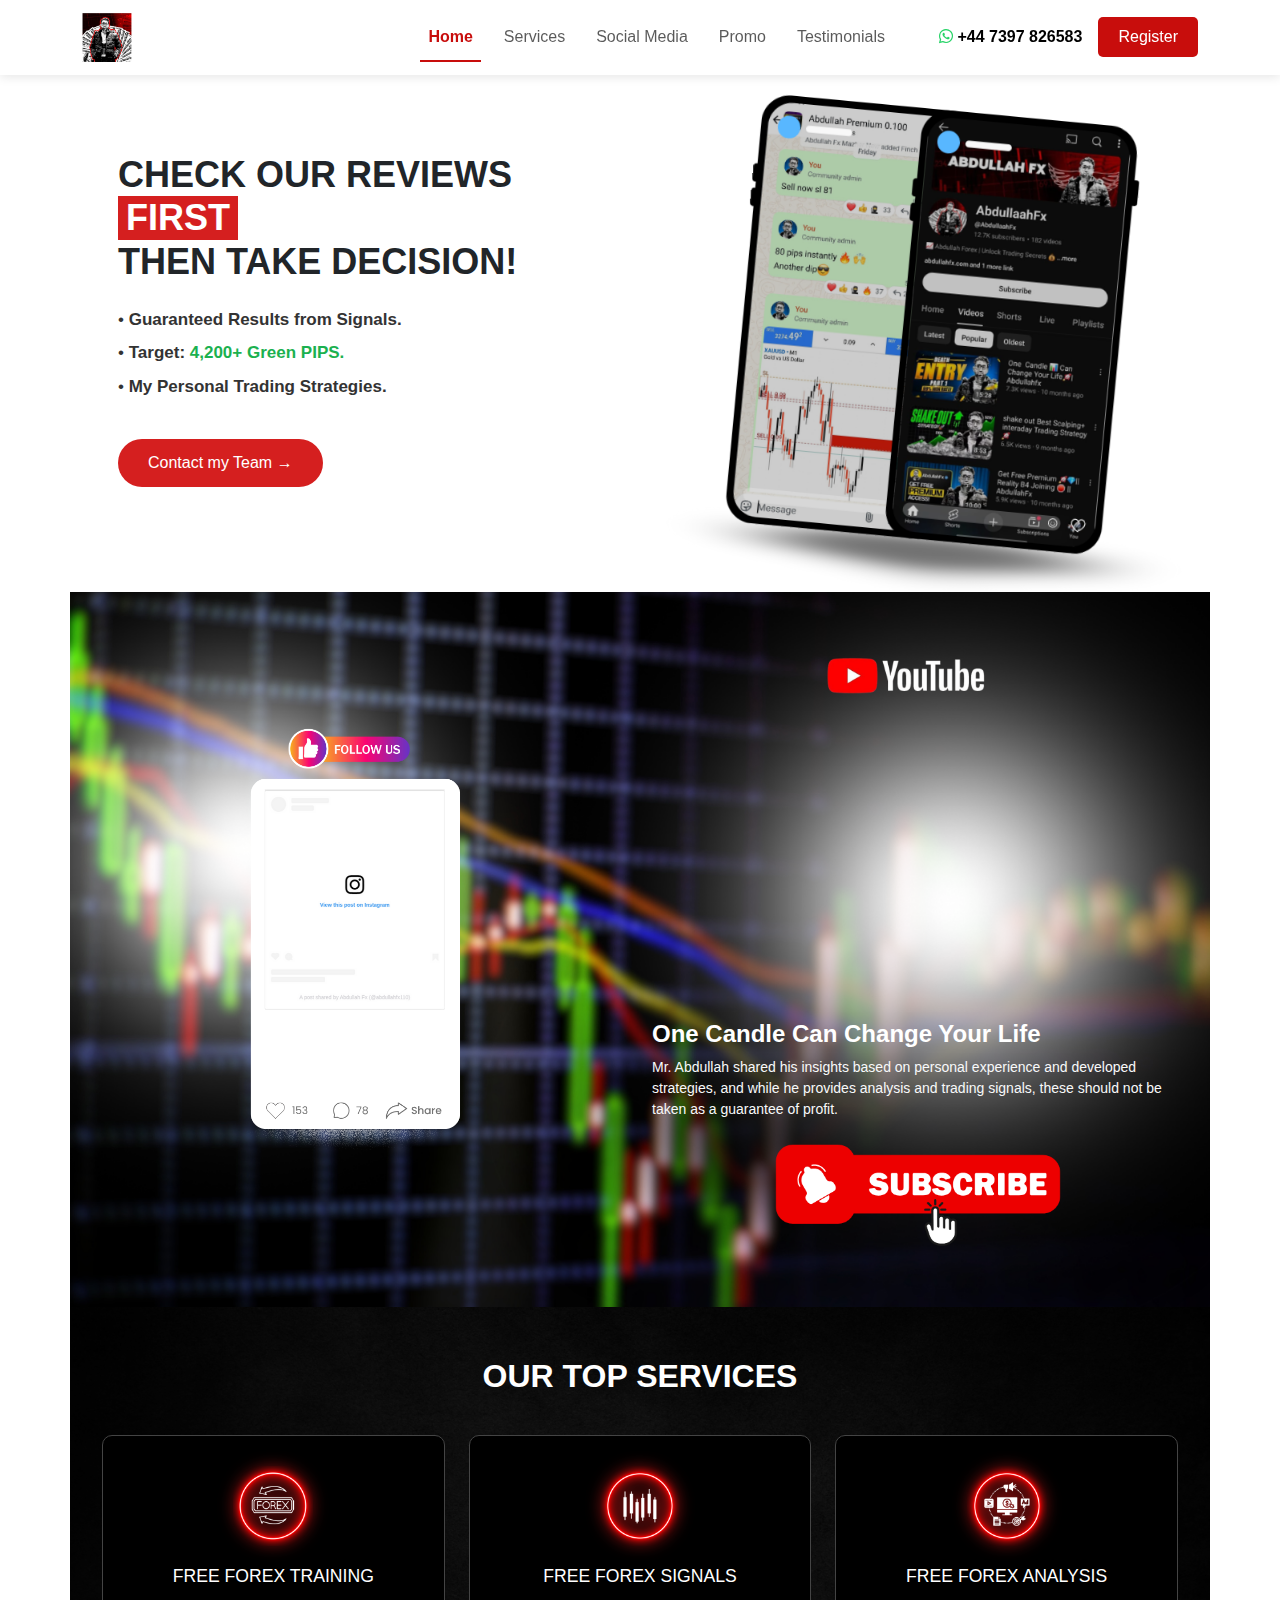
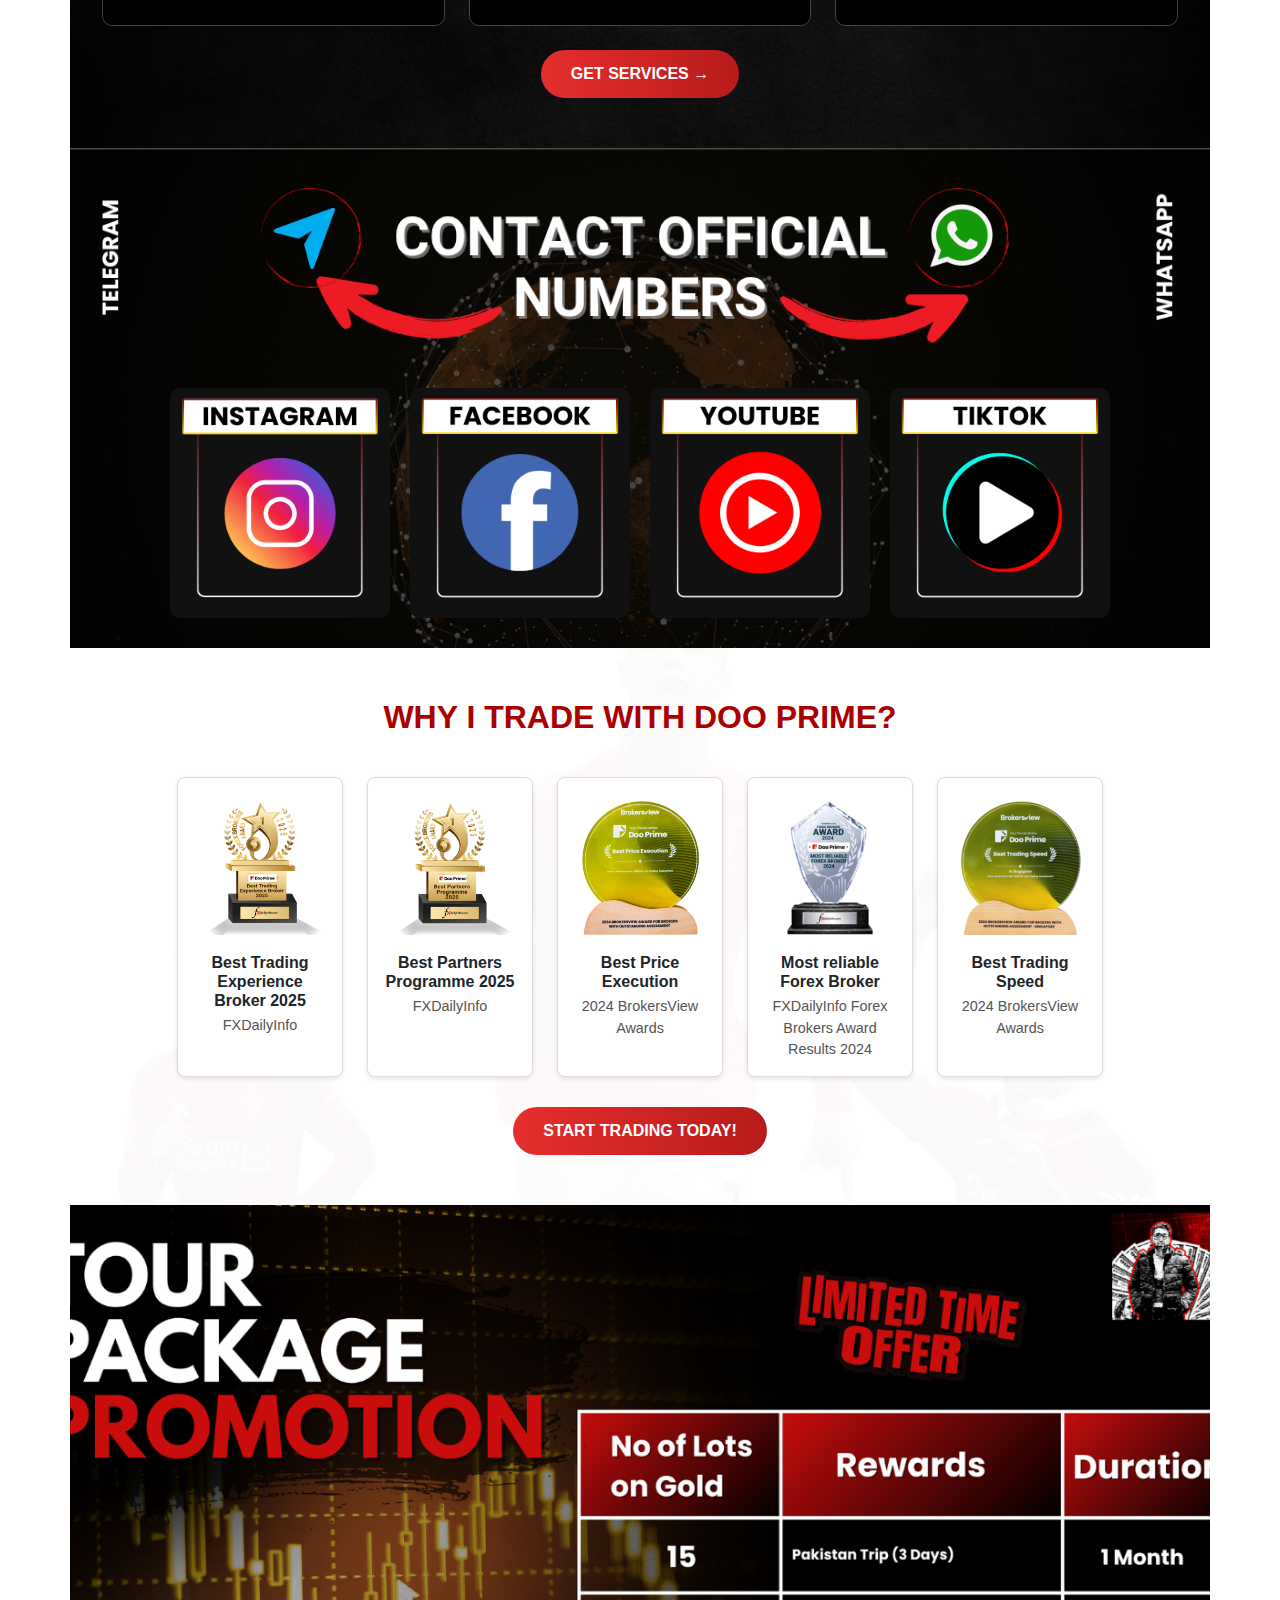
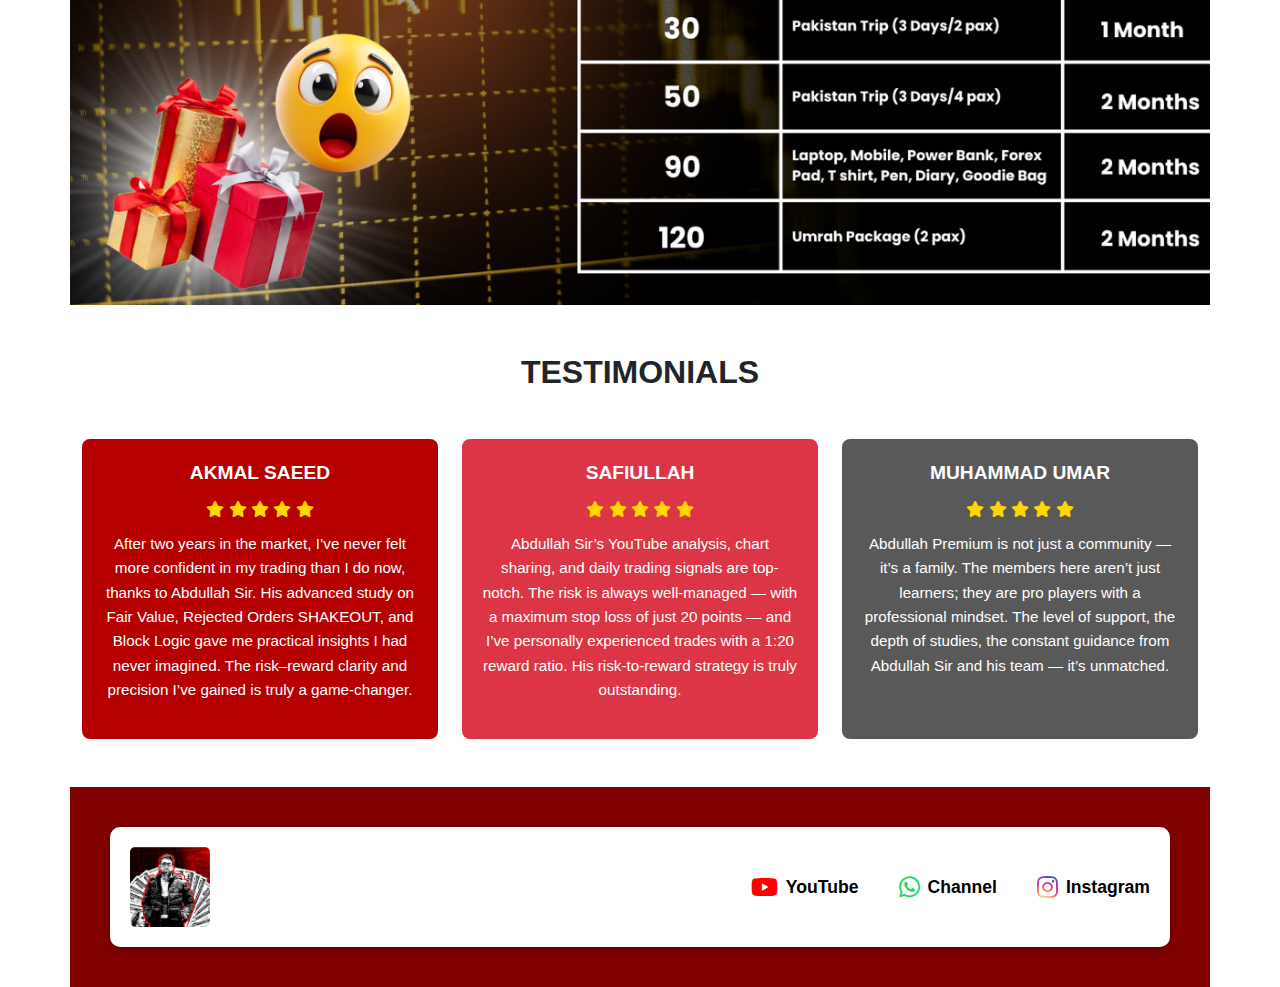
<file: back-up/index.html>
<!DOCTYPE html>
<html lang="en">
<head>
    <meta charset="UTF-8">
    <meta name="viewport" content="width=device-width, initial-scale=1.0">
    <title>Abdullah FX - Forex Training & Analysis in Pakistan</title>
    <link rel="icon" href="image/logo.png" type="image/png">
    <link rel="apple-touch-icon" href="image/logo.png">
    <link href="bootstrap.min.css" rel="stylesheet">
    <link rel="stylesheet" href="https://cdnjs.cloudflare.com/ajax/libs/font-awesome/6.4.0/css/all.min.css">
    <link rel="stylesheet" href="style.css">
    <meta property="og:image" content="image/logo.png">
    <meta name="twitter:image" content="image/logo.png">
</head>
<body>
    <nav class="navbar navbar-expand-lg">
    <div class="container">
        <a class="navbar-brand" href="#"><img src="image/logo.png" width="50"></a>
        <button class="navbar-toggler" type="button" data-bs-toggle="collapse" data-bs-target="#navbarNav">
            <span class="navbar-toggler-icon"></span>
        </button>
        <div class="collapse navbar-collapse" id="navbarNav">
            <ul class="navbar-nav ms-auto">
                <li class="nav-item">
                    <button class="nav-link" onclick="scrollToSection('home')">Home</button>
                </li>
                <li class="nav-item">
                    <button class="nav-link" onclick="scrollToSection('services')">Services</button>
                </li>
                <li class="nav-item">
                    <button class="nav-link" onclick="scrollToSection('social-media')">Social Media</button>
                </li>
                <li class="nav-item">
                    <button class="nav-link" onclick="scrollToSection('promo')">Promo</button>
                </li>
                <li class="nav-item">
                    <button class="nav-link" onclick="scrollToSection('testimonials')">Testimonials</button>
                </li>
            </ul>
            <div class="d-flex align-items-center ms-3">
                <a href="#" class="nav-link"><span class="contact-number"><i class="fab fa-whatsapp"></i> +44 7397 826583</span></a>
                <a href="#" class="register-btn nav-link ms-3">Register</a>
            </div>
        </div>
    </div>
</nav>
<section class="custom-section pt-5" id="home">
  <div class="container">
    <div class="row align-items-center">
      
      <!-- Left Text -->
      <div class="col-md-6 ps-5">
        <h2 class="fw-bold" style="font-size: 36px;">
          CHECK OUR REVIEWS <span class="highlight-box">FIRST</span><br>
          THEN TAKE DECISION!
        </h2>

        <ul class="mt-4" style="list-style: none; padding-left: 0; font-size: 17px; color: #333;">
          <li class="mb-2">• <span style="font-weight: 600;">Guaranteed <span style="font-weight: 700;">Results</span> from Signals.</span></li>
          <li class="mb-2">• <span style="font-weight: 600;">Target: <span class="green-text">4,200+ Green PIPS.</span></span></li>
          <li>• <span style="font-weight: 600;">My Personal Trading <span style="font-weight: 700;">Strategies</span>.</span></li>
        </ul>

        <button class="custom-btn mt-4">Contact my Team →</button>
      </div>

      <!-- Right Image -->
      <div class="col-md-6 text-center mt-4 mt-md-0">
        <img src="image/mobile.png" alt="Mobile Screenshot" class="mobile-img">
      </div>

    </div>
  </div>
</section>
    <section class="" id="social-media">
  <div class="container social-section">
    <div class="row align-items-center">
      <!-- Instagram Card -->
      <div class="col-md-6 text-center mb-4 mb-md-0">
        <div class="instagram-card">
          <div class="insta-post">
            <img src="image/insta-mobile.png" alt="Instagram Post" class="img-fluid" />
            <div class="insta-footer d-flex justify-content-around mt-3">
            </div>
          </div>
        </div>
      </div>

      <!-- YouTube Card -->
      <div class="col-md-6 text-center text-md-start pe-5">
        <div class="youtube-card">
          <div class="d-flex justify-content-center align-items-center mb-2">
            <img src="image/yt-icon.png" alt="YouTube" style="height: 50px; margin-right: 10px;" />
          </div>
          <div class="video-thumbnail mb-3">
            <div class="ratio ratio-16x9">
                <iframe width="560" height="315" src="https://www.youtube.com/embed/zvNX0QAi0F8?si=z5UezIDLmsa3oO0D" title="YouTube video player" frameborder="0" allow="accelerometer; autoplay; clipboard-write; encrypted-media; gyroscope; picture-in-picture; web-share" referrerpolicy="strict-origin-when-cross-origin" allowfullscreen></iframe>
            </div>
            </div>

          <h4 class="text-white fw-bold">One Candle Can Change Your Life</h4>
          <p class="text-light small">
            Mr. Abdullah shared his insights based on personal experience and developed strategies, and while he
            provides analysis and trading signals, these should not be taken as a guarantee of profit.
          </p>
          <div class="d-flex justify-content-center w-100">
              <a href="https://www.youtube.com/@AbdullaahFx" target="_blank">
                <img src="image/subs.png" width="300">
              </a>
          </div>
        </div>
      </div>
    </div>
  </div>
</section>
  <section class="services-section container" id="services">
    <h2>OUR TOP SERVICES</h2>
    <div class="container">
      <div class="row g-4">
        <div class="col-md-4">
          <div class="service-box">
            <img src="image/free-forex-training.png" alt="Free Forex Training">
            <h5>FREE FOREX TRAINING</h5>
          </div>
        </div>
        <div class="col-md-4">
          <div class="service-box">
            <img src="image/free-forex-signals.png" alt="Free Forex Signals">
            <h5>FREE FOREX SIGNALS</h5>
          </div>
        </div>
        <div class="col-md-4">
          <div class="service-box">
            <img src="image/free-forex-analysis.png" alt="Free Forex Analysis">
            <h5>FREE FOREX ANALYSIS</h5>
          </div>
        </div>
      </div>
      <button class="btn btn-custom mt-4">Get Services →</button>
    </div>
  </section>
<section class="contact-section container">
  <div class="container">

    <!-- Top Icons -->
    <div class="main-icons">
      <div class="icon-box" onclick="window.location.href=''">
        <img src="image/tele.png" alt="Telegram" class="tele">
      </div>
      <div class="icon-box" onclick="window.location.href=''">
        <img src="image/whastapp.png" alt="WhatsApp" class="whatsapp">
      </div>
    </div>

    <!-- Social Media Icons -->
    <div class="social-icons">
      <div class="icon-card" onclick="window.location.href=''">
        <img src="image/insta.png" alt="Instagram">
      </div>
      <div class="icon-card" onclick="window.location.href=''">
        <img src="image/face.png" alt="Facebook">
      </div>
      <div class="icon-card" onclick="window.location.href=''">
        <img src="image/you.png" alt="YouTube">
      </div>
      <div class="icon-card" onclick="window.location.href=''">
        <img src="image/tik.png" alt="Tiktok">
      </div>
    </div>

  </div>
</section>
  <section class="why-trade-section">
    <div class="container">
      <h2>WHY I TRADE WITH DOO PRIME?</h2>
      <div class="row d-flex justify-content-center">
        <div class="col-md-2 col-6">
          <div class="award-card">
            <img src="image/award-1.png" alt="Award 1">
            <h5>Best Trading Experience Broker 2025</h5>
            <p>FXDailyInfo</p>
          </div>
        </div>
        <div class="col-md-2 col-6">
          <div class="award-card">
            <img src="image/award-2.png" alt="Award 2">
            <h5>Best Partners Programme 2025</h5>
            <p>FXDailyInfo</p>
          </div>
        </div>
        <div class="col-md-2 col-6">
          <div class="award-card">
            <img src="image/award-3.png" alt="Award 3">
            <h5>Best Price Execution</h5>
            <p>2024 BrokersView Awards</p>
          </div>
        </div>
        <div class="col-md-2 col-6">
          <div class="award-card">
            <img src="image/award-4.png" alt="Award 4">
            <h5>Most reliable Forex Broker</h5>
            <p>FXDailyInfo Forex Brokers Award Results 2024</p>
          </div>
        </div>
        <div class="col-md-2 col-6">
          <div class="award-card">
            <img src="image/award-5.png" alt="Award 5">
            <h5>Best Trading Speed</h5>
            <p>2024 BrokersView Awards</p>
          </div>
        </div>
      </div>
      <button class="btn btn-custom">Start Trading Today!</button>
    </div>
  </section>
  <section id="promo">
    <div class="container our-tour-package">
    </div>
  </section>
<section class="container py-5 text-center" id="testimonials">
  <h2 class="fw-bold mb-5">TESTIMONIALS</h2>
  <div class="row g-4">
    
    <!-- Akmal Saeed -->
    <div class="col-md-4">
      <div class="testimonial-card bg-red">
        <div class="testimonial-title">AKMAL SAEED</div>
        <div class="testimonial-stars">
          <i class="fas fa-star"></i>
          <i class="fas fa-star"></i>
          <i class="fas fa-star"></i>
          <i class="fas fa-star"></i>
          <i class="fas fa-star"></i>
        </div>
        <div class="testimonial-text">
          After two years in the market, I’ve never felt more confident in my trading than I do now, thanks to Abdullah Sir. 
          His advanced study on Fair Value, Rejected Orders SHAKEOUT, and Block Logic gave me practical insights I had never imagined. 
          The risk–reward clarity and precision I’ve gained is truly a game-changer.
        </div>
      </div>
    </div>
    
    <!-- Safiullah -->
    <div class="col-md-4">
      <div class="testimonial-card bg-danger">
        <div class="testimonial-title">SAFIULLAH</div>
        <div class="testimonial-stars">
          <i class="fas fa-star"></i>
          <i class="fas fa-star"></i>
          <i class="fas fa-star"></i>
          <i class="fas fa-star"></i>
          <i class="fas fa-star"></i>
        </div>
        <div class="testimonial-text">
          Abdullah Sir’s YouTube analysis, chart sharing, and daily trading signals are top-notch. The risk is always well-managed — 
          with a maximum stop loss of just 20 points — and I’ve personally experienced trades with a 1:20 reward ratio. 
          His risk-to-reward strategy is truly outstanding.
        </div>
      </div>
    </div>
    
    <!-- Muhammad Umar -->
    <div class="col-md-4">
      <div class="testimonial-card bg-dark-grey">
        <div class="testimonial-title">MUHAMMAD UMAR</div>
        <div class="testimonial-stars">
          <i class="fas fa-star"></i>
          <i class="fas fa-star"></i>
          <i class="fas fa-star"></i>
          <i class="fas fa-star"></i>
          <i class="fas fa-star"></i>
        </div>
        <div class="testimonial-text">
          Abdullah Premium is not just a community — it’s a family. 
          The members here aren’t just learners; they are pro players with a professional mindset. 
          The level of support, the depth of studies, the constant guidance from Abdullah Sir and his team — it’s unmatched.
        </div>
      </div>
    </div>
    
  </div>
</section>
<section class="social-section-footer container">
    <div class="social-card-footer">
      <!-- Profile Image -->
      <img src="image/logo.png" alt="Profile" class="profile-img">

      <!-- Links -->
      <div class="social-links-footer">
        <a href="#"><i class="fab fa-youtube"></i> YouTube</a>
        <a href="#"><i class="fab fa-whatsapp"></i> Channel</a>
        <a href="#"><i class="fab fa-instagram"></i> Instagram</a>
      </div>
  </div>
</section>
    <script src="bootstrap.bundle.min.js"></script>
</body>
</html>
<script>
// Smooth scroll function for buttons
function scrollToSection(sectionId) {
    const section = document.getElementById(sectionId);
    if (section) {
        const navbarHeight = document.querySelector('.navbar').offsetHeight;
        const targetPosition = section.offsetTop - navbarHeight;
        
        window.scrollTo({
            top: targetPosition,
            behavior: 'smooth'
        });
        
        // Update active class after scrolling
        setTimeout(() => {
            updateActiveNav();
        }, 500);
    }
}

// Update active nav link based on scroll position
function updateActiveNav() {
    const sections = document.querySelectorAll('section');
    const navLinks = document.querySelectorAll('.nav-link');
    const scrollPosition = window.scrollY + document.querySelector('.navbar').offsetHeight;
    
    sections.forEach(section => {
        const sectionTop = section.offsetTop;
        const sectionHeight = section.offsetHeight;
        const sectionId = section.getAttribute('id');
        
        if (scrollPosition >= sectionTop && scrollPosition < sectionTop + sectionHeight) {
            navLinks.forEach(link => {
                link.classList.remove('active');
                if (link.getAttribute('onclick')?.includes(sectionId) || 
                    link.getAttribute('href') === `#${sectionId}`) {
                    link.classList.add('active');
                }
            });
        }
    });
}

// Initialize active nav on page load
document.addEventListener('DOMContentLoaded', function() {
    updateActiveNav();
    
    // For regular anchor links
    document.querySelectorAll('a[href^="#"]').forEach(anchor => {
        anchor.addEventListener('click', function(e) {
            e.preventDefault();
            const targetId = this.getAttribute('href');
            scrollToSection(targetId.replace('#', ''));
        });
    });
    
    // For scroll events
    window.addEventListener('scroll', function() {
        updateActiveNav();
    });
});
</script>
</file>
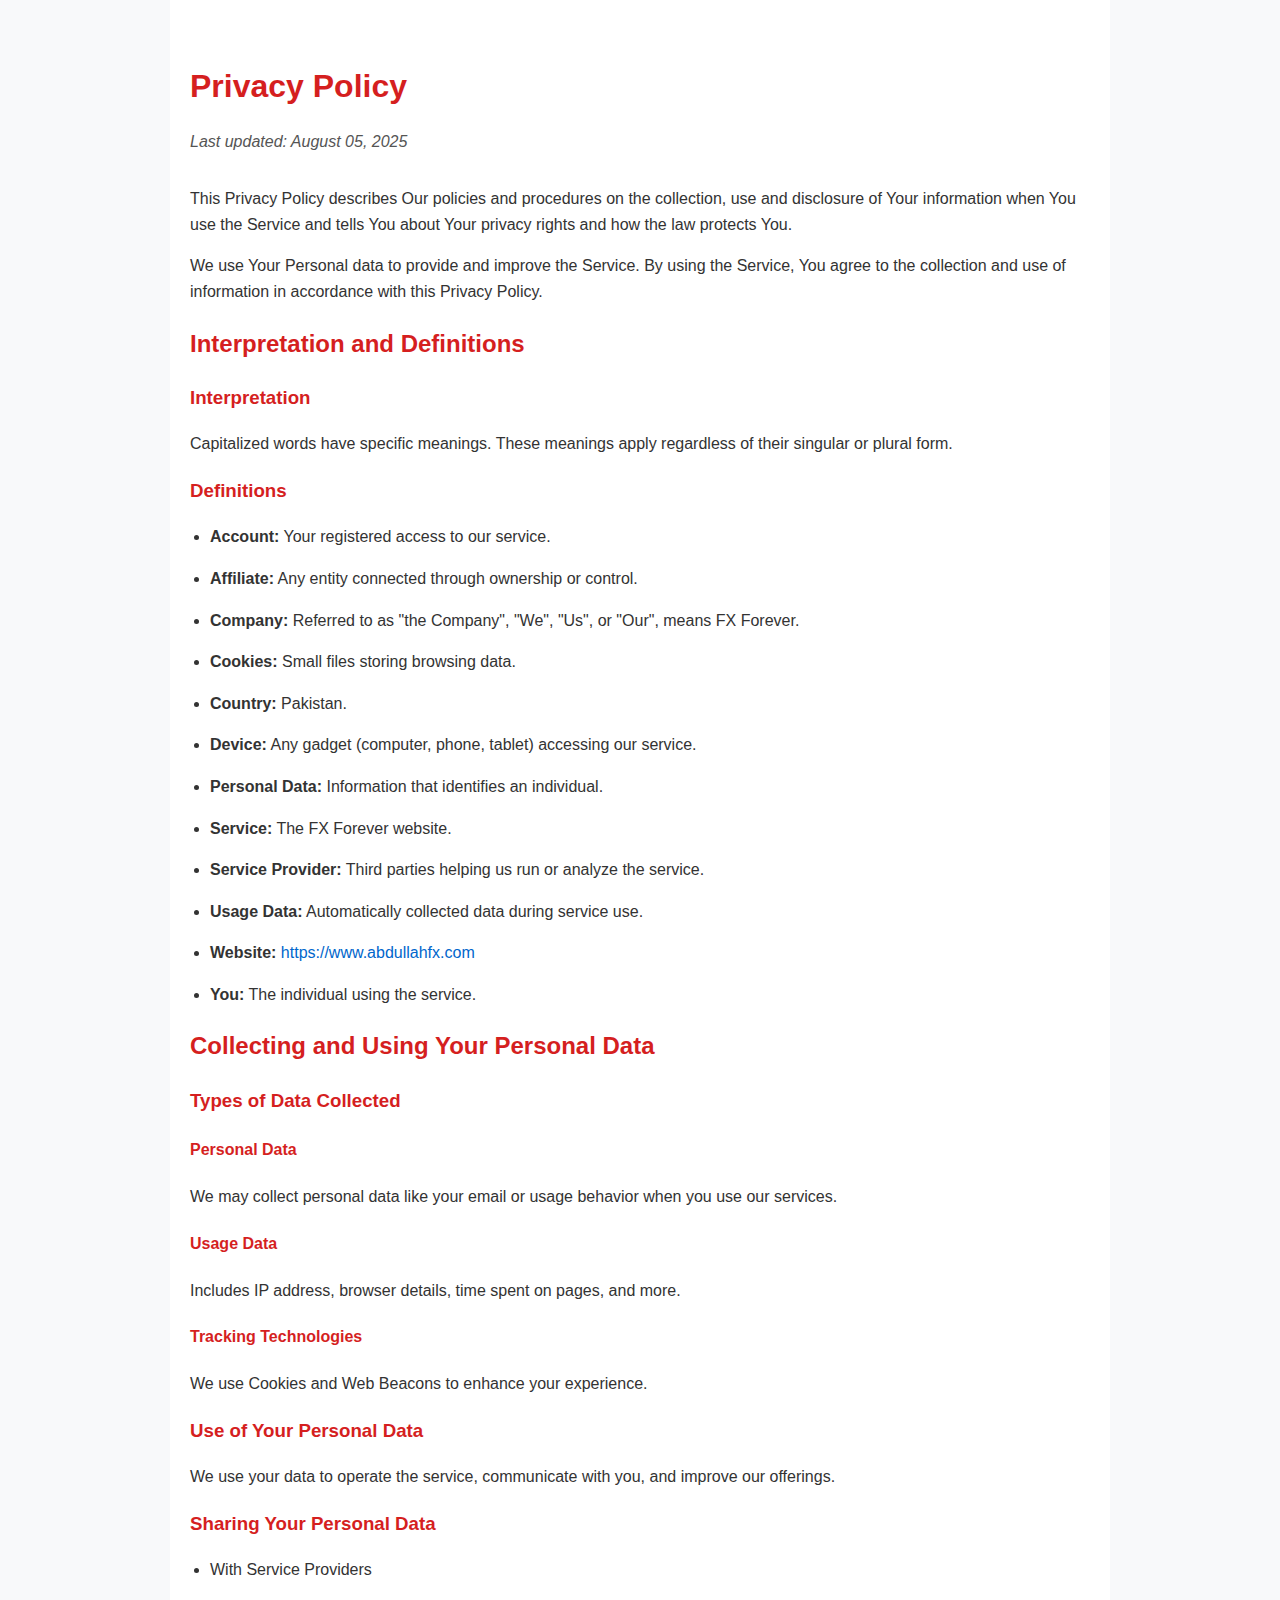
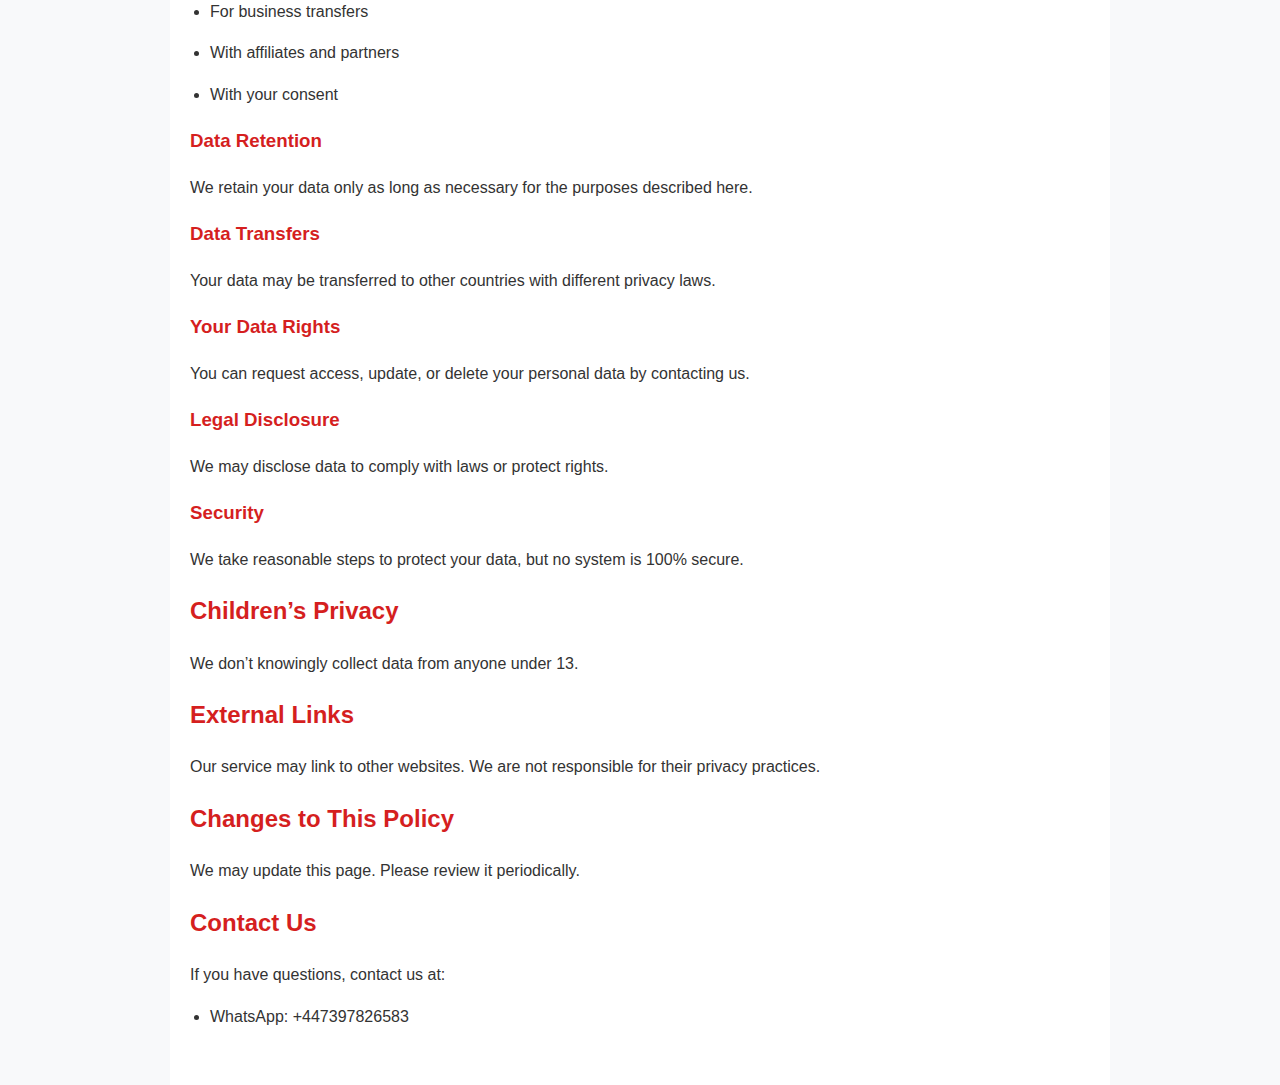
<file: privacy.html>
<!DOCTYPE html>
<html lang="en">
<head>
  <meta charset="UTF-8">
  <meta name="viewport" content="width=device-width, initial-scale=1">
  <title>Privacy Policy | FX Forever</title>
  <style>
    body {
      font-family: "Segoe UI", Tahoma, Geneva, Verdana, sans-serif;
      line-height: 1.6;
      margin: 0;
      padding: 0;
      background-color: #f8f9fa;
      color: #333;
    }

    .container {
      max-width: 900px;
      margin: 0 auto;
      padding: 40px 20px;
      background-color: #fff;
    }

    h1, h2, h3, h4 {
      color: #d51f1f;
    }

    h1 {
      font-size: 2em;
      margin-bottom: 0.3em;
    }

    p, li {
      font-size: 1em;
      margin-bottom: 1em;
    }

    ul {
      padding-left: 20px;
    }

    a {
      color: #0066cc;
      text-decoration: none;
    }

    a:hover {
      text-decoration: underline;
    }

    .last-updated {
      font-style: italic;
      color: #555;
      margin-bottom: 2em;
    }

    @media (max-width: 600px) {
      .container {
        padding: 20px 15px;
      }
    }
  </style>
  <!-- Meta Pixel Code -->
<script>
!function(f,b,e,v,n,t,s)
{if(f.fbq)return;n=f.fbq=function(){n.callMethod?
n.callMethod.apply(n,arguments):n.queue.push(arguments)};
if(!f._fbq)f._fbq=n;n.push=n;n.loaded=!0;n.version='2.0';
n.queue=[];t=b.createElement(e);t.async=!0;
t.src=v;s=b.getElementsByTagName(e)[0];
s.parentNode.insertBefore(t,s)}(window, document,'script',
'https://connect.facebook.net/en_US/fbevents.js');
fbq('init', '770007349305380');
fbq('track', 'PageView');
</script>

<noscript><img height="1" width="1" style="display:none"
src="https://www.facebook.com/tr?id=770007349305380&ev=PageView&noscript=1"
/></noscript>
<!-- End Meta Pixel Code -->
</head>
<body>
  <div class="container">
    <h1>Privacy Policy</h1>
    <p class="last-updated">Last updated: August 05, 2025</p>

    <p>This Privacy Policy describes Our policies and procedures on the collection, use and disclosure of Your information when You use the Service and tells You about Your privacy rights and how the law protects You.</p>
    <p>We use Your Personal data to provide and improve the Service. By using the Service, You agree to the collection and use of information in accordance with this Privacy Policy.</p>
    <h2>Interpretation and Definitions</h2>
    <h3>Interpretation</h3>
    <p>Capitalized words have specific meanings. These meanings apply regardless of their singular or plural form.</p>

    <h3>Definitions</h3>
    <ul>
      <li><strong>Account:</strong> Your registered access to our service.</li>
      <li><strong>Affiliate:</strong> Any entity connected through ownership or control.</li>
      <li><strong>Company:</strong> Referred to as "the Company", "We", "Us", or "Our", means FX Forever.</li>
      <li><strong>Cookies:</strong> Small files storing browsing data.</li>
      <li><strong>Country:</strong> Pakistan.</li>
      <li><strong>Device:</strong> Any gadget (computer, phone, tablet) accessing our service.</li>
      <li><strong>Personal Data:</strong> Information that identifies an individual.</li>
      <li><strong>Service:</strong> The FX Forever website.</li>
      <li><strong>Service Provider:</strong> Third parties helping us run or analyze the service.</li>
      <li><strong>Usage Data:</strong> Automatically collected data during service use.</li>
      <li><strong>Website:</strong> <a href="https://www.abdullahfx.com" target="_blank">https://www.abdullahfx.com</a></li>
      <li><strong>You:</strong> The individual using the service.</li>
    </ul>

    <h2>Collecting and Using Your Personal Data</h2>
    <h3>Types of Data Collected</h3>
    <h4>Personal Data</h4>
    <p>We may collect personal data like your email or usage behavior when you use our services.</p>

    <h4>Usage Data</h4>
    <p>Includes IP address, browser details, time spent on pages, and more.</p>

    <h4>Tracking Technologies</h4>
    <p>We use Cookies and Web Beacons to enhance your experience.</p>

    <h3>Use of Your Personal Data</h3>
    <p>We use your data to operate the service, communicate with you, and improve our offerings.</p>

    <h3>Sharing Your Personal Data</h3>
    <ul>
      <li>With Service Providers</li>
      <li>For business transfers</li>
      <li>With affiliates and partners</li>
      <li>With your consent</li>
    </ul>

    <h3>Data Retention</h3>
    <p>We retain your data only as long as necessary for the purposes described here.</p>

    <h3>Data Transfers</h3>
    <p>Your data may be transferred to other countries with different privacy laws.</p>

    <h3>Your Data Rights</h3>
    <p>You can request access, update, or delete your personal data by contacting us.</p>

    <h3>Legal Disclosure</h3>
    <p>We may disclose data to comply with laws or protect rights.</p>

    <h3>Security</h3>
    <p>We take reasonable steps to protect your data, but no system is 100% secure.</p>

    <h2>Children’s Privacy</h2>
    <p>We don’t knowingly collect data from anyone under 13.</p>

    <h2>External Links</h2>
    <p>Our service may link to other websites. We are not responsible for their privacy practices.</p>

    <h2>Changes to This Policy</h2>
    <p>We may update this page. Please review it periodically.</p>

    <h2>Contact Us</h2>
    <p>If you have questions, contact us at:</p>
    <ul>
      <li>WhatsApp: +447397826583</li>
    </ul>
  </div>
</body>
</html>
</file>
<file: back-up/style.css>
.nav-link.active {
    color: #c80d0c !important;
    font-weight: bold;
}
        .navbar-brand {
            font-weight: bold;
            font-size: 1.5rem;
        }
        .nav-item {
            margin-right: 15px;
        }
        .register-btn {
            background-color: #c80d0c;
            color: white;
            border-radius: 5px;
            padding: 8px 20px;
        }
        .contact-number {
            color: #000;
            font-weight: bold;
            margin-left: 15px;
        }
        .navbar{
            background-color: #ffffff;
        }
        .add-banner-image {
            height: 700px; /* ya jitni aapko height chahiye */
            background-image: url('image/banner.png'); /* image ka path yahan dein */
            background-size: cover;
            background-position: center;
            background-repeat: no-repeat;
            border-radius: 10px; /* optional rounded corners */
        }
        .banner-right-section{
            margin-top: 200px;
        }
        body {
      background-color: #f9f9f9;
    }
    .highlight-box {
      background-color: #d51f1f;
      color: #fff;
      padding: 0 8px;
      display: inline-block;
    }
    .custom-btn {
      background-color: #d51f1f;
      color: white;
      padding: 12px 30px;
      border-radius: 30px;
      font-weight: 500;
      font-size: 16px;
      border: none;
      transition: all 0.3s ease;
    }
    .custom-btn:hover {
      background-color: #bb1b1b;
    }
    .mobile-img {
      max-width: 100%;
      height: auto;
      /* transform: rotate(-5deg); */
    }
    .green-text {
      color: #1bb14f;
      font-weight: 700;
    }
    .navbar {
    position: fixed;
    top: 0;
    width: 100%;
    z-index: 1000;
    background-color: #ffffff;
    box-shadow: 0 2px 10px rgba(0,0,0,0.1);
}
.social-section {
  background-image: url('image/second-banner.png');
  background-size: cover;
  background-position: center;
  padding: 60px 0;
  color: #fff;
}



.follow-badge {
  background: linear-gradient(45deg, #f58529, #dd2a7b, #8134af);
  color: white;
  display: inline-flex;
  align-items: center;
  gap: 10px;
  padding: 8px 15px;
  border-radius: 25px;
  font-weight: bold;
  margin-bottom: 20px;
}

.follow-badge img {
  height: 25px;
}

.insta-footer span {
  font-weight: 600;
  color: #333;
}

.youtube-card .video-thumbnail img {
  width: 100%;
  max-width: 100%;
  border: 2px solid #f00;
}

.subscribe-btn {
  background-color: red;
  color: white;
  font-weight: bold;
  padding: 12px 30px;
  border: none;
  border-radius: 10px;
  font-size: 1.2rem;
  margin-top: 10px;
  position: relative;
  cursor: pointer;
}

.subscribe-btn .hand {
  margin-left: 10px;
}
 .services-section {
    text-align: center;
    padding: 50px 20px;
    background: url('image/3rd-banner.png') no-repeat center center/cover;
    color: #fff;
    position: relative;
    }

    .services-section::before {
    content: "";
    position: absolute;
    top: 0;
    left: 0;
    width: 100%;
    height: 100%;
    background: rgba(0, 0, 0, 0.6); /* dark overlay */
    z-index: 1;
    }

    .services-section > * {
    position: relative;
    z-index: 2; /* content overlay ke upar dikhe */
    }

    .services-section h2 {
      font-weight: bold;
      font-size: 2rem;
      margin-bottom: 40px;
    }
    .service-box {
      background: #000;
      border: 1px solid #444;
      padding: 30px 20px;
      border-radius: 10px;
      transition: 0.3s;
    }
    .service-box:hover {
      border-color: #ff1c1c;
      box-shadow: 0 0 20px #ff1c1c;
    }
    .service-box img {
      width: 80px;
      margin-bottom: 20px;
      filter: drop-shadow(0 0 8px #ff1c1c);
    }
    .service-box h5 {
      font-size: 1.1rem;
      text-transform: uppercase;
    }
    .btn-custom {
      background: linear-gradient(to right, #e62e2e, #b81b1b);
      color: #fff;
      border: none;
      padding: 12px 30px;
      font-weight: bold;
      border-radius: 50px;
      text-transform: uppercase;
      margin-top: 30px;
      transition: 0.3s;
    }
    .btn-custom:hover {
      background: #ff1c1c;
      box-shadow: 0 0 15px #ff1c1c;
    }
    .contact-section {
      text-align: center;
      padding: 40px 20px;
      background: url('image/4th-banner.png') no-repeat center center/cover;
      position: relative;
      height: 500px;
    }
    .contact-section::before {
      content: "";
      position: absolute;
      top: 0;
      left: 0;
      width: 100%;
      height: 100%;
      /* background: rgba(0, 0, 0, 0.5); */
      z-index: 1;
    }
    .contact-section > * {
      position: relative;
      z-index: 2;
    }
    .main-icons {
      display: flex;
      justify-content: space-between;
      align-items: center;
      margin-bottom: 40px;
    }
    .main-icons .icon-box {
      flex: 1;
      text-align: center;
      position: relative;
    }
    .main-icons img {
      width: 80px;
      height: 80px;
    }
    .main-icons span {
      display: block;
      margin-top: 10px;
      writing-mode: vertical-rl;
      transform: rotate(180deg);
      font-weight: bold;
      font-size: 14px;
    }
    .middle-text {
      font-size: 1.8rem;
      font-weight: bold;
      margin-bottom: 20px;
    }
    .social-icons {
      display: flex;
      justify-content: center;
      gap: 20px;
      flex-wrap: wrap;
      margin-top: 100px;
      
    }
    .social-icons .icon-card {
      /* width: 150px; */
      padding: 10px;
      border-radius: 10px;
      text-align: center;
      background: #111;
      transition: 0.3s;
    }
    .social-icons .icon-card:hover {
      transform: translateY(-5px);
      box-shadow: 0 0 15px #ff1c1c;
    }
    .social-icons img {
      width: 200px;
      margin-bottom: 10px;
    }
    .social-icons h5 {
      font-size: 1rem;
      font-weight: bold;
      margin: 0;
    }
    .tele{
        width: 100px !important;
        height: 100px !important;
        margin-right: 120px;
    }
    .whatsapp{
        width: 100px !important;
        height: 100px !important;
        margin-left: 100px;
    }
    .main-icons .icon-box{
        cursor: pointer;
    }
    .social-icons .icon-card{
        cursor: pointer;
    }
     body {
      background: #fff;
      font-family: Arial, sans-serif;
    }

    .why-trade-section {
      text-align: center;
      padding: 50px 20px;
      background: url('image/award-banner.png') no-repeat center center/cover;
      position: relative;
    }

    .why-trade-section::before {
      content: "";
      position: absolute;
      top: 0;
      left: 0;
      width: 100%;
      height: 100%;
      background: rgba(255, 255, 255, 0.7);
      z-index: 1;
    }

    .why-trade-section > * {
      position: relative;
      z-index: 2;
    }

    .why-trade-section h2 {
      font-weight: bold;
      font-size: 2rem;
      color: #a00;
      text-transform: uppercase;
      margin-bottom: 40px;
    }

    .award-card {
      background: #fff;
      padding: 15px;
      border: 1px solid #ddd;
      border-radius: 8px;
      transition: 0.3s;
      box-shadow: 0 2px 5px rgba(0, 0, 0, 0.1);
      height: 300px ;
    }

    .award-card:hover {
      transform: translateY(-5px);
      box-shadow: 0 4px 15px rgba(0, 0, 0, 0.2);
    }

    .award-card img {
      max-width: 100%;
      height: 150px;
      object-fit: contain;
      margin-bottom: 10px;
    }

    .award-card h5 {
      font-size: 1rem;
      font-weight: bold;
      margin-bottom: 5px;
    }

    .award-card p {
      font-size: 0.9rem;
      color: #555;
      margin: 0;
    }

    .btn-custom {
      background: linear-gradient(to right, #e62e2e, #b81b1b);
      color: #fff;
      border: none;
      padding: 12px 30px;
      font-weight: bold;
      border-radius: 50px;
      text-transform: uppercase;
      margin-top: 30px;
      transition: 0.3s;
    }

    .btn-custom:hover {
      background: #ff1c1c;
      box-shadow: 0 0 10px #ff1c1c;
    }
    .our-tour-package{
    text-align: center;
      padding: 40px 20px;
      background: url('image/5th-banner.png') no-repeat center center/cover;
      position: relative;
      height: 700px;
    }
    .testimonial-card {
      border-radius: 8px;
      padding: 20px;
      color: white;
      min-height: 300px;
    }
    .testimonial-title {
      font-weight: bold;
      font-size: 1.2rem;
      margin-bottom: 10px;
    }
    .testimonial-stars {
      color: #FFD700;
      margin-bottom: 10px;
    }
    .testimonial-text {
      font-size: 0.95rem;
      line-height: 1.6;
    }
    .bg-red { background: #B60000; }
    .bg-dark-grey { background: #595959; }
    .social-section-footer {
      background: #800000; /* Dark Red Background */
      padding: 40px;
    }
    .social-card-footer {
      background: white;
      border-radius: 10px;
      padding: 20px;
      box-shadow: 0 3px 10px rgba(0,0,0,0.2);
      display: flex;
      align-items: center;
      justify-content: space-between;
    }
    .social-card-footer img.profile-img {
      width: 80px;
      height: 80px;
      object-fit: cover;
      border-radius: 5px;
    }
    .social-links-footer {
      display: flex;
      gap: 40px;
      align-items: center;
    }
    .social-links-footer a {
      text-decoration: none;
      color: black;
      font-weight: bold;
      font-size: 1.1rem;
      display: flex;
      align-items: center;
      gap: 8px;
    }
    .social-links-footer a i {
      font-size: 1.5rem;
    }
    .fa-youtube { color: #FF0000; }
    .fa-whatsapp { color: #25D366; }
    .fa-instagram { 
      background: radial-gradient(circle at 30% 107%, #fdf497 0%, #fdf497 5%, #fd5949 45%, #d6249f 60%, #285AEB 90%);
      -webkit-background-clip: text;
      -webkit-text-fill-color: transparent;
    }
    .nav-link.active {
    color: #c80d0c !important;
    font-weight: bold;
    position: relative;
}
.nav-link.active::after {
    content: '';
    position: absolute;
    bottom: -5px;
    left: 0;
    width: 100%;
    height: 2px;
    background-color: #c80d0c;
}
</file>
